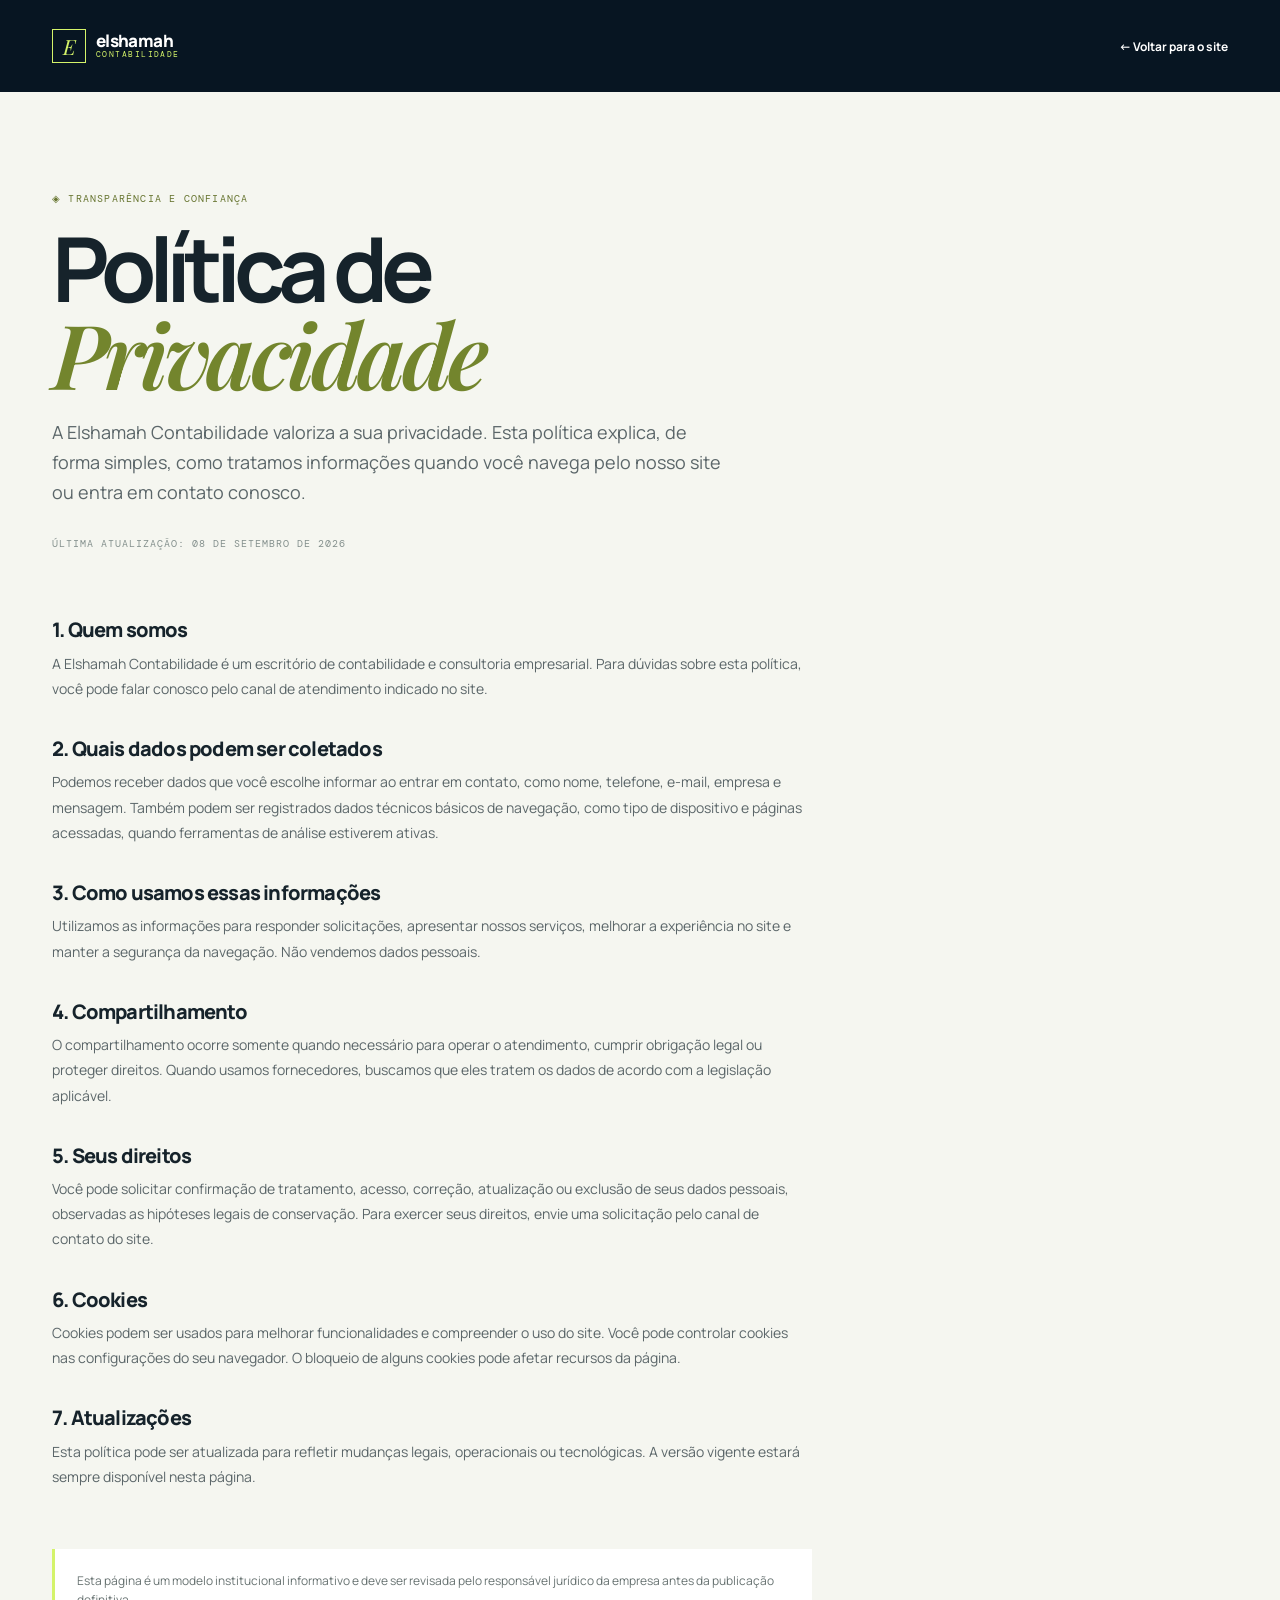
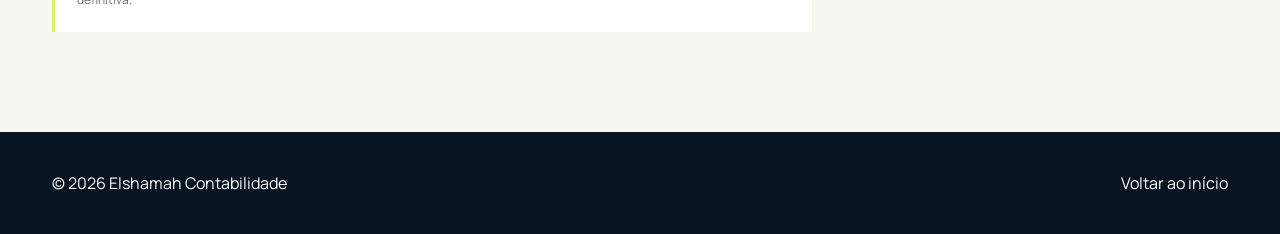
<file: politica-de-privacidade.html>
<!doctype html>
<html lang="pt-BR">
<head>
  <meta charset="UTF-8">
  <meta name="viewport" content="width=device-width, initial-scale=1.0">
  <meta name="description" content="Política de Privacidade da Elshamah Contabilidade.">
  <title>Política de Privacidade | Elshamah Contabilidade</title>
  <link rel="stylesheet" href="styles.css">
</head>
<body class="privacy-page">
  <header class="site-header privacy-header"><div class="container header-inner"><a href="index.html" class="brand"><span class="brand-mark">E</span><span><b>elshamah</b><small>contabilidade</small></span></a><a href="index.html" class="back-link">← Voltar para o site</a></div></header>
  <main class="container privacy-content"><div class="privacy-kicker">◈ Transparência e confiança</div><h1>Política de<br><em>Privacidade</em></h1><p class="privacy-lead">A Elshamah Contabilidade valoriza a sua privacidade. Esta política explica, de forma simples, como tratamos informações quando você navega pelo nosso site ou entra em contato conosco.</p><div class="privacy-updated">Última atualização: 08 de setembro de 2026</div><div class="privacy-body"><section><h2>1. Quem somos</h2><p>A Elshamah Contabilidade é um escritório de contabilidade e consultoria empresarial. Para dúvidas sobre esta política, você pode falar conosco pelo canal de atendimento indicado no site.</p></section><section><h2>2. Quais dados podem ser coletados</h2><p>Podemos receber dados que você escolhe informar ao entrar em contato, como nome, telefone, e-mail, empresa e mensagem. Também podem ser registrados dados técnicos básicos de navegação, como tipo de dispositivo e páginas acessadas, quando ferramentas de análise estiverem ativas.</p></section><section><h2>3. Como usamos essas informações</h2><p>Utilizamos as informações para responder solicitações, apresentar nossos serviços, melhorar a experiência no site e manter a segurança da navegação. Não vendemos dados pessoais.</p></section><section><h2>4. Compartilhamento</h2><p>O compartilhamento ocorre somente quando necessário para operar o atendimento, cumprir obrigação legal ou proteger direitos. Quando usamos fornecedores, buscamos que eles tratem os dados de acordo com a legislação aplicável.</p></section><section><h2>5. Seus direitos</h2><p>Você pode solicitar confirmação de tratamento, acesso, correção, atualização ou exclusão de seus dados pessoais, observadas as hipóteses legais de conservação. Para exercer seus direitos, envie uma solicitação pelo canal de contato do site.</p></section><section><h2>6. Cookies</h2><p>Cookies podem ser usados para melhorar funcionalidades e compreender o uso do site. Você pode controlar cookies nas configurações do seu navegador. O bloqueio de alguns cookies pode afetar recursos da página.</p></section><section><h2>7. Atualizações</h2><p>Esta política pode ser atualizada para refletir mudanças legais, operacionais ou tecnológicas. A versão vigente estará sempre disponível nesta página.</p></section></div><div class="privacy-note">Esta página é um modelo institucional informativo e deve ser revisada pelo responsável jurídico da empresa antes da publicação definitiva.</div></main>
  <footer class="footer"><div class="container footer-inner"><span>© 2026 Elshamah Contabilidade</span><a href="index.html">Voltar ao início</a></div></footer>
</body>
</html>
</file>
<file: styles.css>
@import url('https://fonts.googleapis.com/css2?family=DM+Mono:wght@400;500&family=Manrope:wght@400;500;600;700;800&family=Playfair+Display:ital,wght@0,600;0,700;1,600;1,700&display=swap');
:root{--navy:#071522;--lime:#d4f36a;--mist:#f5f6f0;--ink:#16232b;--muted:#6b767b;--line:#dce1dc}*{box-sizing:border-box}html{scroll-behavior:smooth}body{margin:0;background:var(--mist);color:var(--ink);font-family:Manrope,sans-serif;-webkit-font-smoothing:antialiased}a{color:inherit;text-decoration:none}.container{width:100%;max-width:1240px;margin:auto;padding-left:32px;padding-right:32px}.site-header{position:absolute;z-index:20;width:100%;color:#fff}.site-header .header-inner{height:92px;display:flex;align-items:center;justify-content:space-between}.brand{display:flex;align-items:center;gap:10px;letter-spacing:-.04em}.brand-mark{display:grid;place-items:center;width:34px;height:34px;border:1px solid var(--lime);color:var(--lime);font-family:'Playfair Display',serif;font-size:21px;font-style:italic}.brand b{display:block;font-size:17px;line-height:16px;font-weight:800}.brand small{display:block;font-family:'DM Mono',monospace;font-size:8px;line-height:10px;text-transform:uppercase;letter-spacing:.18em;color:var(--lime)}.nav{display:flex;align-items:center;gap:30px;font-size:12px;font-weight:700}.nav a{opacity:.8}.nav a:hover{opacity:1}.nav-cta{display:flex;align-items:center;gap:8px;border:1px solid rgba(255,255,255,.35);padding:11px 16px;opacity:1!important}.menu-button{display:none;border:0;background:transparent;color:#fff;font-size:24px}.hero{position:relative;min-height:720px;overflow:hidden;background:var(--navy);color:#fff}.hero-image{position:absolute;inset:0;background:url('assets/elshamah-hero.jpg') center/cover no-repeat;opacity:.92}.hero-overlay{position:absolute;inset:0;background:linear-gradient(90deg,rgba(5,16,26,.98),rgba(5,16,26,.76) 44%,rgba(5,16,26,.08)),linear-gradient(0deg,rgba(5,16,26,.5),transparent 50%)}.hero-content{position:relative;z-index:1;padding-top:190px}.eyebrow{display:flex;align-items:center;gap:9px;font-family:'DM Mono',monospace;font-size:10px;letter-spacing:.14em;text-transform:uppercase;color:#68737a}.eyebrow.light{color:rgba(255,255,255,.65)}.dot{width:7px;height:7px;background:var(--lime);display:inline-block;border-radius:50%;box-shadow:0 0 0 5px rgba(212,243,106,.12)}.dot.dark{background:var(--navy);box-shadow:0 0 0 5px rgba(7,21,34,.08)}.hero h1{max-width:680px;margin:22px 0 20px;font-size:clamp(50px,6.6vw,90px);line-height:.96;letter-spacing:-.07em;font-weight:800}em{font-family:'Playfair Display',serif;font-weight:600;letter-spacing:-.05em}.hero p{max-width:440px;color:rgba(255,255,255,.7);font-size:16px;line-height:1.65}.hero-actions{display:flex;align-items:center;gap:24px;margin-top:32px}.button{display:inline-flex;align-items:center;justify-content:center;gap:10px;padding:15px 19px;font-size:12px;font-weight:800;transition:transform .2s}.button:hover{transform:translateY(-2px)}.button-lime{background:var(--lime);color:var(--navy)}.button-navy{background:var(--navy);color:#fff}.text-link{font-size:12px;font-weight:700}.text-link.light{color:#fff;opacity:.75}.hero-foot{position:absolute;z-index:1;bottom:0;left:0;right:0;display:flex;justify-content:flex-end;gap:0;padding:24px max(32px,calc((100vw - 1240px)/2 + 32px));background:rgba(4,15,24,.65);border-top:1px solid rgba(255,255,255,.12)}.hero-foot div{display:flex;flex-direction:column;gap:4px;min-width:145px;padding-left:22px;border-left:1px solid rgba(255,255,255,.2)}.hero-foot strong{color:var(--lime);font-size:24px}.hero-foot span{color:rgba(255,255,255,.55);font-size:10px;text-transform:uppercase;letter-spacing:.1em}.ticker{overflow:hidden;background:var(--lime);color:var(--navy);padding:13px 0;font-family:'DM Mono',monospace;font-size:10px;letter-spacing:.13em}.ticker-track{display:flex;justify-content:space-around;align-items:center;min-width:950px}.ticker i{font-style:normal;font-size:17px}.section{padding:112px 0}.intro-grid{display:grid;grid-template-columns:1fr 1fr;gap:100px;align-items:end}h2{margin:18px 0 0;font-size:clamp(38px,5vw,66px);line-height:1.02;letter-spacing:-.07em;font-weight:800}.intro-copy{max-width:445px;padding-bottom:7px}.intro-copy p,.section-top>p,.contact-side p{color:var(--muted);font-size:15px;line-height:1.75;margin:0 0 22px}.underlined{display:inline-flex;border-bottom:1px solid var(--navy);padding-bottom:8px;font-size:12px;font-weight:800}.services{background:#fff}.section-top{display:flex;align-items:end;justify-content:space-between;gap:40px;margin-bottom:46px}.section-top>p{max-width:320px;margin:0}.service-grid{display:grid;grid-template-columns:repeat(4,1fr);gap:14px}.service-card{position:relative;min-height:270px;padding:26px;background:var(--mist);border:1px solid #e7ebe5;transition:transform .25s,background .25s}.service-card:hover{transform:translateY(-7px);background:var(--lime)}.card-top{display:flex;justify-content:space-between;color:var(--navy)}.card-top span{font-family:'DM Mono',monospace;font-size:11px;color:#7d8783}.service-card h3{margin:55px 0 12px;font-size:18px;letter-spacing:-.04em}.service-card p{color:#6e7775;font-size:12px;line-height:1.65}.service-card a{position:absolute;bottom:23px;right:24px}.method{background:var(--navy);color:#fff}.method-grid{display:grid;grid-template-columns:1fr 1fr;gap:100px;align-items:center}.method-art{position:relative;min-height:455px;overflow:hidden;background:linear-gradient(145deg,#132e3d,#07131e);border:1px solid rgba(255,255,255,.12)}.art-orb{position:absolute;border-radius:50%}.lime-orb{width:300px;height:300px;top:-80px;right:-50px;background:radial-gradient(circle at 35% 35%,#edff9e,#96ba37 45%,#273d18 70%)}.navy-orb{width:350px;height:350px;bottom:-145px;left:-85px;background:radial-gradient(circle at 40% 30%,#264b61,#071522 68%);border:1px solid rgba(255,255,255,.15)}.method-quote{position:absolute;left:42px;bottom:55px;font-size:39px;line-height:1.05;letter-spacing:-.065em;font-weight:800}.method-quote em{color:var(--lime)}.art-label{position:absolute;top:24px;left:26px;color:rgba(255,255,255,.55);font-family:'DM Mono',monospace;font-size:9px;letter-spacing:.12em}.method-copy h2{margin-bottom:22px}.method-copy>p{max-width:440px;color:rgba(255,255,255,.63);font-size:15px;line-height:1.7}.steps{margin:30px 0 32px}.step{display:flex;align-items:center;gap:15px;padding:13px 0;border-bottom:1px solid rgba(255,255,255,.14);font-size:13px}.step span{display:grid;place-items:center;width:24px;height:24px;background:var(--lime);color:var(--navy)}.step b{display:inline-block;margin-right:18px;color:var(--lime);font-family:'DM Mono',monospace;font-size:10px;font-weight:400}.contact{background:var(--lime)}.contact-box{display:grid;grid-template-columns:1.1fr .9fr;gap:80px;align-items:end}.contact h2{color:var(--navy)}.contact-side{max-width:390px}.contact-side small{display:block;margin-top:14px;font-family:'DM Mono',monospace;color:#5e6c34;font-size:10px}.footer{background:var(--navy);color:#fff;padding:40px 0}.footer-inner{display:flex;align-items:center;gap:50px}.footer-contact,.footer-links{display:flex;flex-direction:column;gap:8px;color:rgba(255,255,255,.55);font-size:11px}.footer-links{margin-left:auto;align-items:flex-end}.footer-links a:hover{color:var(--lime)}.copyright{color:rgba(255,255,255,.35);font-family:'DM Mono',monospace;font-size:9px}.floating-whatsapp{position:fixed;z-index:30;right:24px;bottom:24px;display:grid;place-items:center;width:52px;height:52px;background:var(--lime);color:var(--navy);border-radius:50%;font-size:25px}.privacy-page{min-height:100vh;background:var(--mist)}.privacy-header{position:relative;background:var(--navy)}.back-link{font-size:12px;font-weight:700}.privacy-content{padding-top:100px;padding-bottom:100px}.privacy-kicker{color:#66742f;font-family:'DM Mono',monospace;font-size:10px;letter-spacing:.12em;text-transform:uppercase}.privacy-content h1{margin:20px 0;font-size:clamp(50px,7vw,90px);line-height:.95;letter-spacing:-.08em}.privacy-content h1 em{color:#73852d}.privacy-lead{max-width:680px;color:#5b6669;font-size:18px;line-height:1.65}.privacy-updated{margin:30px 0 70px;color:#84908d;font-family:'DM Mono',monospace;font-size:10px;letter-spacing:.1em;text-transform:uppercase}.privacy-body{max-width:760px;display:grid;gap:38px}.privacy-body h2{margin:0 0 10px;font-family:Manrope,sans-serif;font-size:20px;letter-spacing:-.04em}.privacy-body p{margin:0;color:#5b6669;font-size:14px;line-height:1.8}.privacy-note{max-width:760px;margin-top:60px;padding:22px;border-left:3px solid var(--lime);background:#fff;color:#687372;font-size:12px;line-height:1.6}.privacy-page .footer-inner{justify-content:space-between}@media(max-width:800px){.container{padding-left:20px;padding-right:20px}.site-header .header-inner{height:78px}.menu-button{display:block}.nav{display:none;position:absolute;top:78px;left:0;right:0;padding:20px;background:var(--navy);flex-direction:column;align-items:flex-start}.nav.open{display:flex}.hero{min-height:720px}.hero-content{padding-top:150px}.hero h1{font-size:54px}.hero-actions{flex-direction:column;align-items:flex-start;gap:18px}.hero-foot{justify-content:space-between;padding:18px 20px}.hero-foot div{min-width:0;padding-left:10px}.hero-foot strong{font-size:18px}.hero-foot span{font-size:8px}.section{padding:76px 0}.intro-grid,.method-grid,.contact-box{grid-template-columns:1fr;gap:34px}.section-top{display:block}.section-top>p{margin-top:20px}.service-grid{grid-template-columns:1fr 1fr}.method-art{min-height:330px}.method-quote{left:24px;bottom:30px;font-size:31px}.footer-inner{align-items:flex-start;flex-wrap:wrap;gap:24px}.footer-links{margin-left:0;align-items:flex-start}.copyright{width:100%}}@media(max-width:480px){.hero h1{font-size:46px}.service-grid{grid-template-columns:1fr}.service-card{min-height:230px}.ticker-track{justify-content:flex-start;gap:24px;padding-left:20px}.hero-foot{gap:10px}.hero-foot div{flex:1}.hero-foot span{letter-spacing:0}.privacy-content{padding-top:60px}.privacy-content h1{font-size:58px}}
</file>
